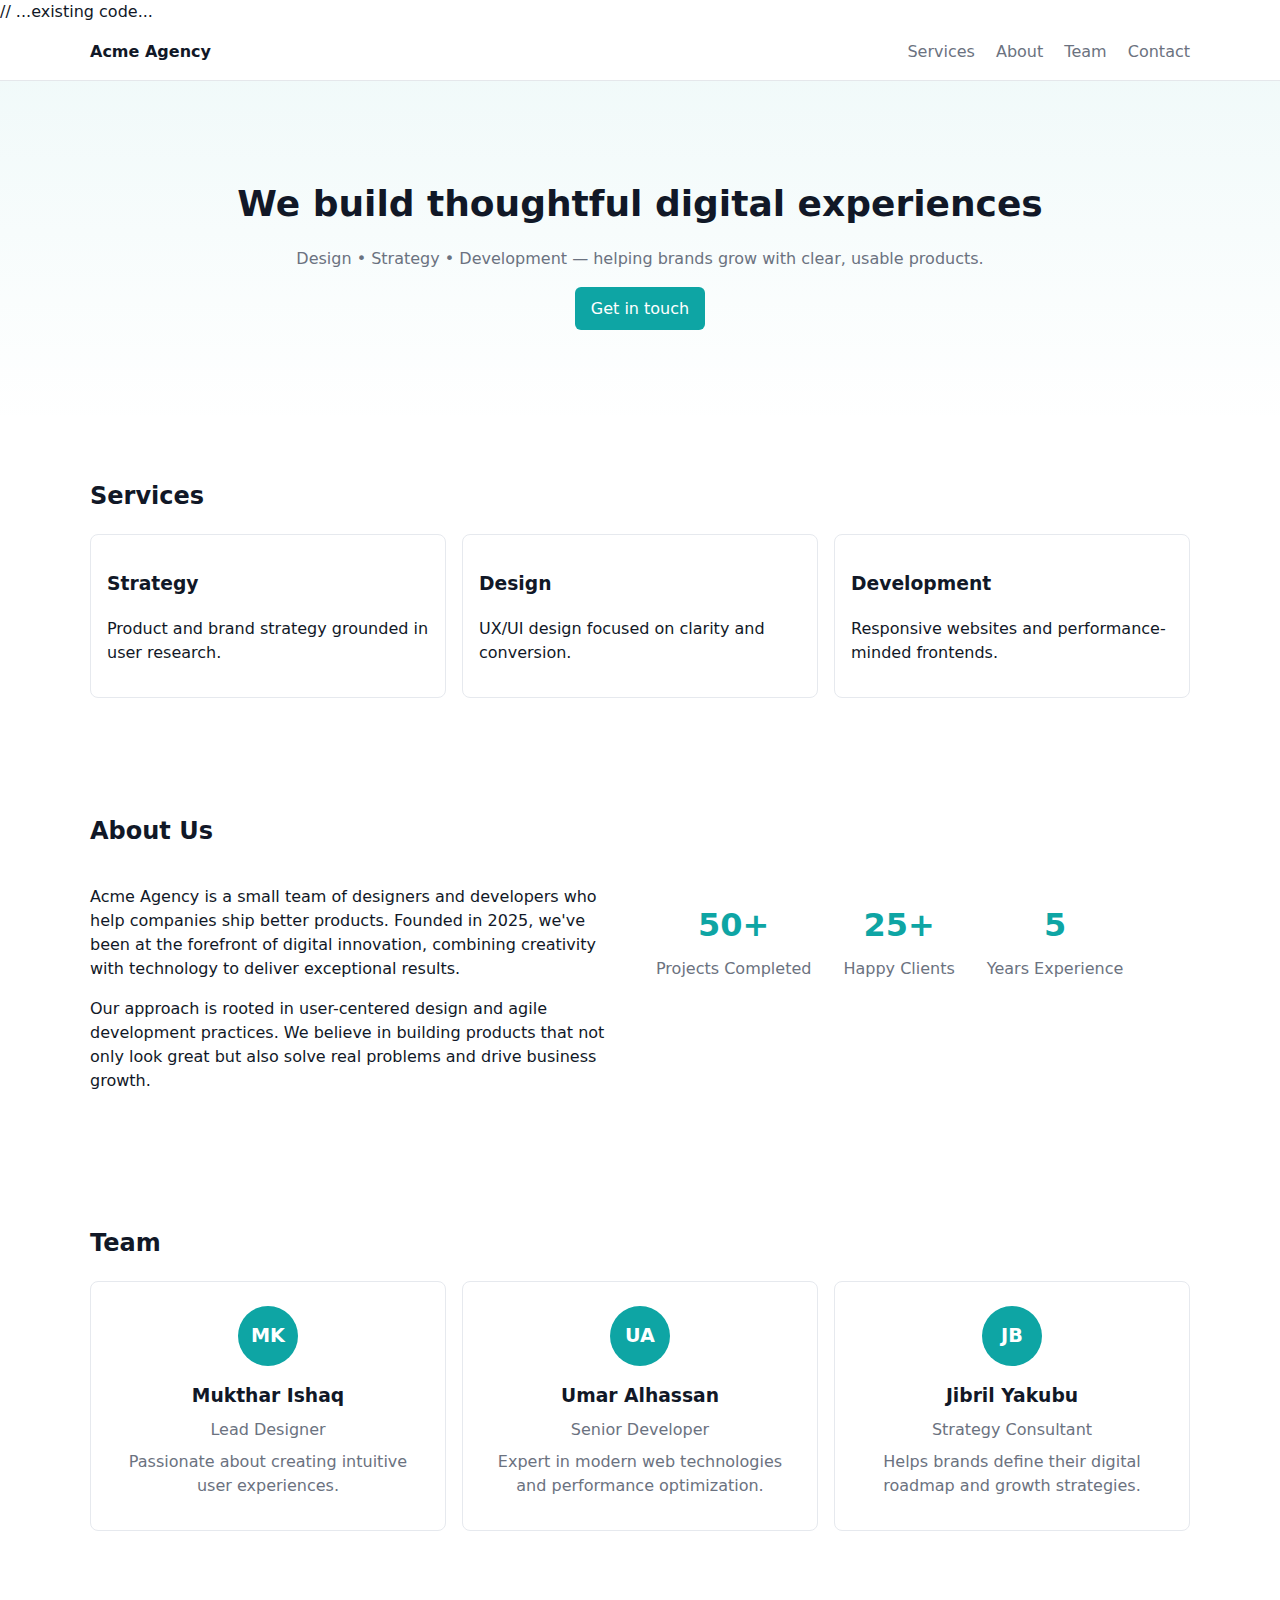
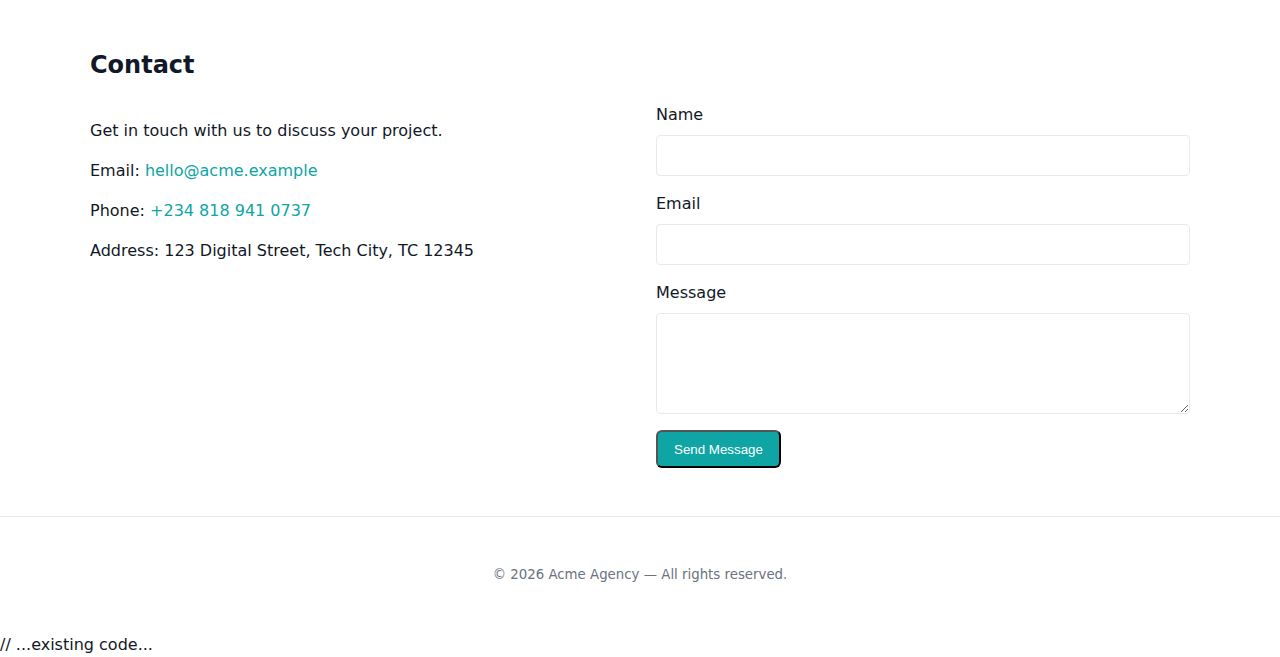
<file: index.html>
// ...existing code...
<!DOCTYPE html>
<html lang="en">
<head>
    <meta charset="UTF-8">
    <meta name="viewport" content="width=device-width, initial-scale=1.0">
    <title>Acme Agency</title>
    <link rel="stylesheet" href="style.css">
</head>
<body>
    <header class="site-header">
        <div class="container">
            <a class="logo" href="#">Acme Agency</a>
            <nav class="nav">
                <a href="services.html">Services</a>
                <a href="about.html">About</a>
                <a href="team.html">Team</a>
                <a href="contact.html">Contact</a>
            </nav>
        </div>
    </header>

    <main>
        <section class="hero">
            <div class="container">
                <h1>We build thoughtful digital experiences</h1>
                <p>Design • Strategy • Development — helping brands grow with clear, usable products.</p>
                <a class="btn" href="#contact">Get in touch</a>
            </div>
        </section>

        <section id="services" class="container services">
            <h2>Services</h2>
            <div class="cards">
                <div class="card">
                    <h3>Strategy</h3>
                    <p>Product and brand strategy grounded in user research.</p>
                </div>
                <div class="card">
                    <h3>Design</h3>
                    <p>UX/UI design focused on clarity and conversion.</p>
                </div>
                <div class="card">
                    <h3>Development</h3>
                    <p>Responsive websites and performance-minded frontends.</p>
                </div>
            </div>
        </section>

        <section id="about" class="container about">
            <h2>About Us</h2>
            <div class="about-content">
                <div class="about-text">
                    <p>Acme Agency is a small team of designers and developers who help companies ship better products. Founded in 2025, we've been at the forefront of digital innovation, combining creativity with technology to deliver exceptional results.</p>
                    <p>Our approach is rooted in user-centered design and agile development practices. We believe in building products that not only look great but also solve real problems and drive business growth.</p>
                </div>
                <div class="about-stats">
                    <div class="stat">
                        <h3>50+</h3>
                        <p>Projects Completed</p>
                    </div>
                    <div class="stat">
                        <h3>25+</h3>
                        <p>Happy Clients</p>
                    </div>
                    <div class="stat">
                        <h3>5</h3>
                        <p>Years Experience</p>
                    </div>
                </div>
            </div>
        </section>

        <section id="team" class="container team">
            <h2>Team</h2>
            <div class="team-members">
                <div class="member">
                    <div class="member-avatar">MK</div>
                    <h3>Mukthar Ishaq</h3>
                    <p>Lead Designer</p>
                    <p>Passionate about creating intuitive user experiences.</p>
                </div>
                <div class="member">
                    <div class="member-avatar">UA</div>
                    <h3>Umar Alhassan</h3>
                    <p>Senior Developer</p>
                    <p>Expert in modern web technologies and performance optimization.</p>
                </div>
                <div class="member">
                    <div class="member-avatar">JB</div>
                    <h3>Jibril Yakubu</h3>
                    <p>Strategy Consultant</p>
                    <p>Helps brands define their digital roadmap and growth strategies.</p>
                </div>
            </div>
        </section>

        <section id="contact" class="container contact">
            <h2>Contact</h2>
            <div class="contact-content">
                <div class="contact-info">
                    <p>Get in touch with us to discuss your project.</p>
                    <p>Email: <a href="mailto:hello@acme.example">hello@acme.example</a></p>
                    <p>Phone: <a href="tel:+2348189410737">+234 818 941 0737</a></p>
                    <p>Address: 123 Digital Street, Tech City, TC 12345</p>
                </div>
                <form class="contact-form">
                    <div class="form-group">
                        <label for="name">Name</label>
                        <input type="text" id="name" name="name" required>
                    </div>
                    <div class="form-group">
                        <label for="email">Email</label>
                        <input type="email" id="email" name="email" required>
                    </div>
                    <div class="form-group">
                        <label for="message">Message</label>
                        <textarea id="message" name="message" rows="5" required></textarea>
                    </div>
                    <button type="submit" class="btn">Send Message</button>
                </form>
            </div>
        </section>
    </main>

    <footer class="site-footer">
        <div class="container">
            <small>&copy; <span id="year"></span> Acme Agency — All rights reserved.</small>
        </div>
    </footer>

    <script>
        // simple dynamic year
        document.getElementById('year').textContent = new Date().getFullYear();
    </script>
</body>
</html>
// ...existing code...
</file>
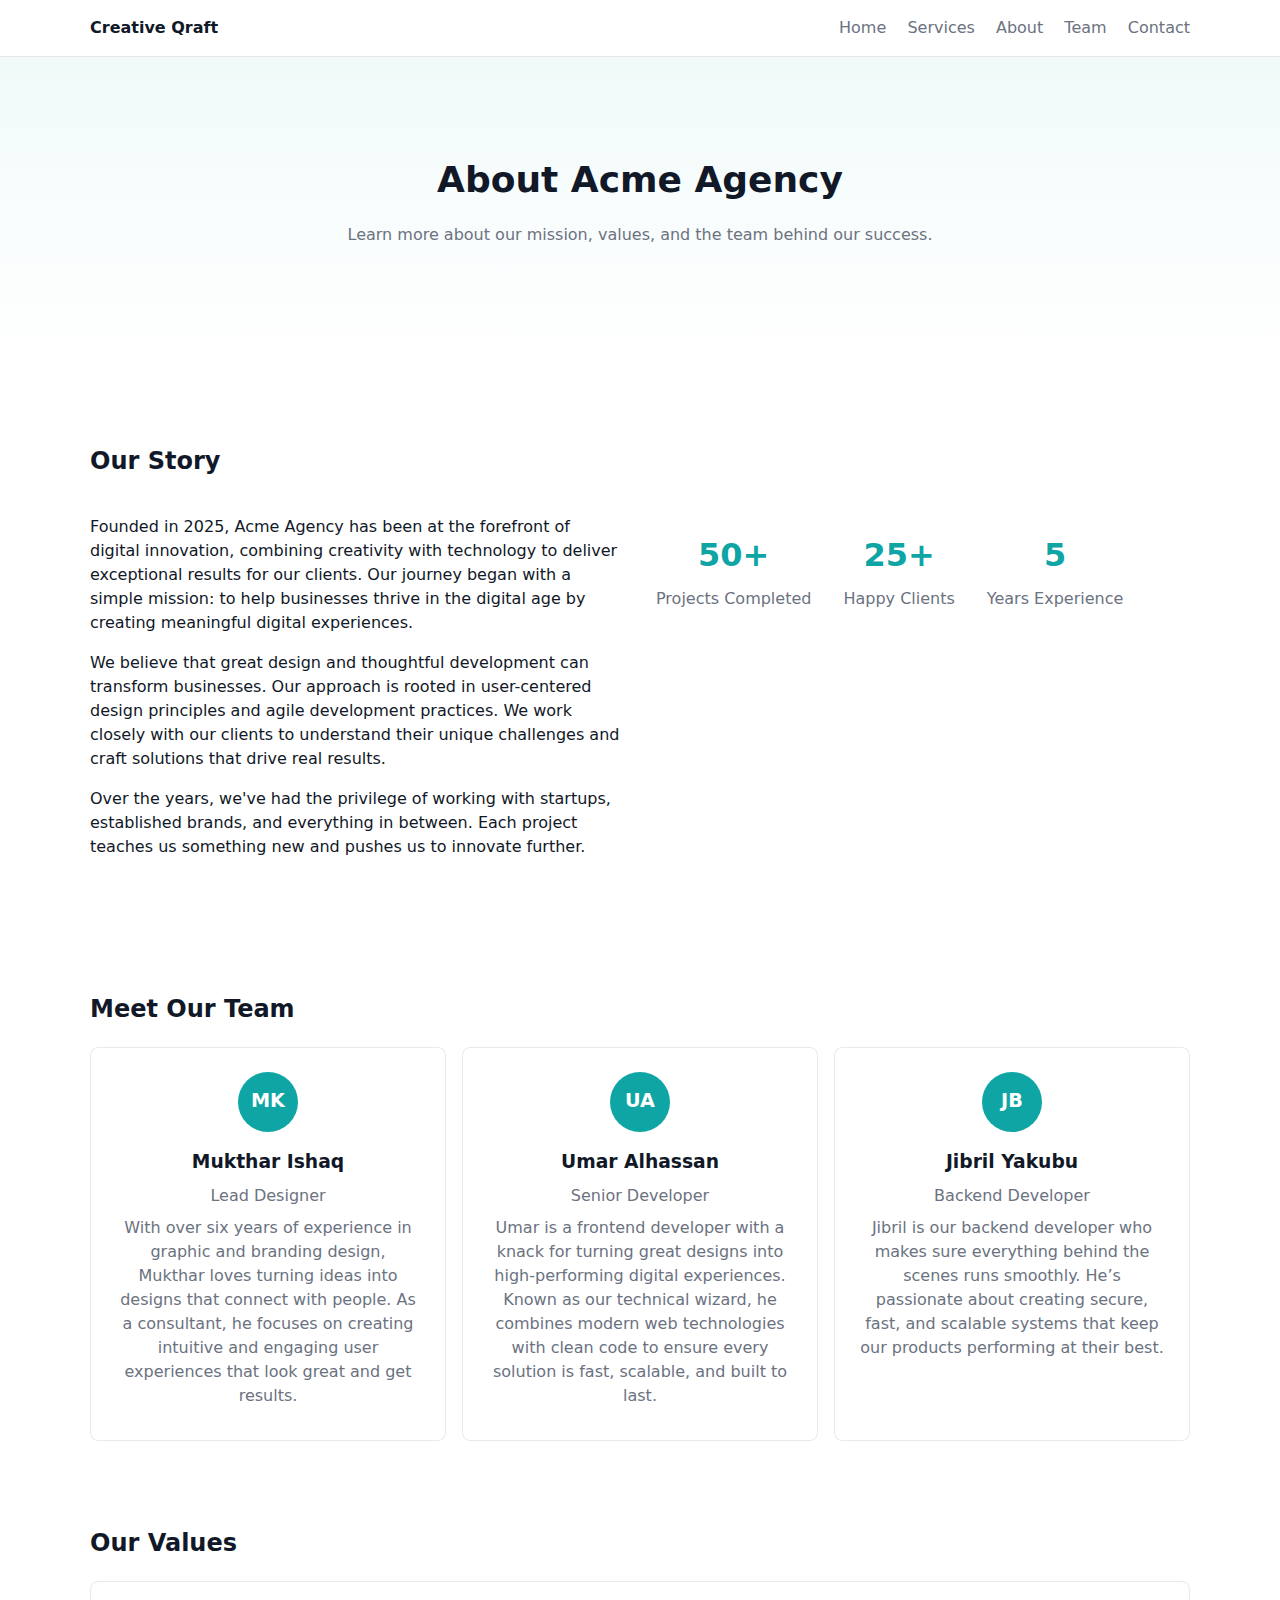
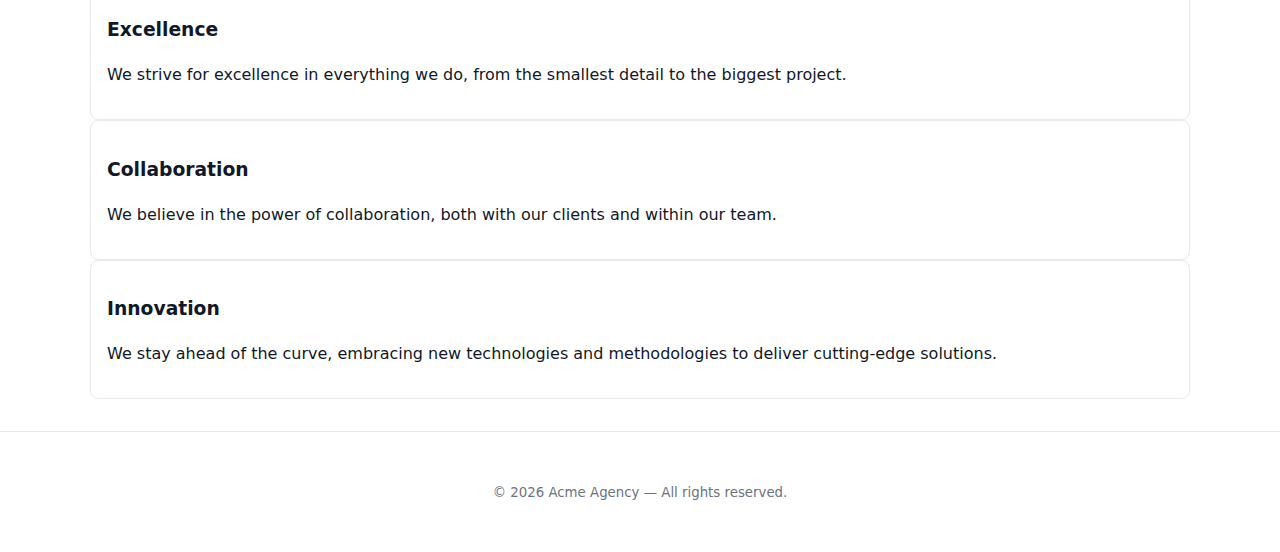
<file: about.html>
<!DOCTYPE html>
<html lang="en">
<head>
    <meta charset="UTF-8">
    <meta name="viewport" content="width=device-width, initial-scale=1.0">
    <title>About Us - Acme Agency</title>
    <link rel="stylesheet" href="style.css">
</head>
<body>
    <header class="site-header">
        <div class="container">
            <a class="logo" href="index.html">Creative Qraft</a>
            <nav class="nav">
                <a href="index.html">Home</a>
                <a href="services.html">Services</a>
                <a href="about.html">About</a>
                <a href="team.html">Team</a>
                <a href="contact.html">Contact</a>
            </nav>
        </div>
    </header>

    <main>
        <section class="hero">
            <div class="container">
                <h1>About Acme Agency</h1>
                <p>Learn more about our mission, values, and the team behind our success.</p>
            </div>
        </section>

        <section id="about" class="container about">
            <h2>Our Story</h2>
            <div class="about-content">
                <div class="about-text">
                    <p>Founded in 2025, Acme Agency has been at the forefront of digital innovation, combining creativity with technology to deliver exceptional results for our clients. Our journey began with a simple mission: to help businesses thrive in the digital age by creating meaningful digital experiences.</p>
                    <p>We believe that great design and thoughtful development can transform businesses. Our approach is rooted in user-centered design principles and agile development practices. We work closely with our clients to understand their unique challenges and craft solutions that drive real results.</p>
                    <p>Over the years, we've had the privilege of working with startups, established brands, and everything in between. Each project teaches us something new and pushes us to innovate further.</p>
                </div>
                <div class="about-stats">
                    <div class="stat">
                        <h3>50+</h3>
                        <p>Projects Completed</p>
                    </div>
                    <div class="stat">
                        <h3>25+</h3>
                        <p>Happy Clients</p>
                    </div>
                    <div class="stat">
                        <h3>5</h3>
                        <p>Years Experience</p>
                    </div>
                </div>
            </div>
        </section>

        <section id="team" class="container team">
            <h2>Meet Our Team</h2>
            <div class="team-members">
                <div class="member">
                    <div class="member-avatar">MK</div>
                    <h3>Mukthar Ishaq</h3>
                    <p>Lead Designer</p>
                    <p>With over six years of experience in graphic and branding design, Mukthar loves turning ideas into designs that connect with people. As a consultant, he focuses on creating intuitive and engaging user experiences that look great and get results.</p>
                </div>
                <div class="member">
                    <div class="member-avatar">UA</div>
                    <h3>Umar Alhassan</h3>
                    <p>Senior Developer</p>
                    <p>Umar is a frontend developer with a knack for turning great designs into high-performing digital experiences. Known as our technical wizard, he combines modern web technologies with clean code to ensure every solution is fast, scalable, and built to last.</p>
                </div>
                <div class="member">
                    <div class="member-avatar">JB</div>
                    <h3>Jibril Yakubu</h3>
                    <p>Backend Developer</p>
                    <p>Jibril is our backend developer who makes sure everything behind the scenes runs smoothly. He’s passionate about creating secure, fast, and scalable systems that keep our products performing at their best.</p>
                </div>
            </div>
        </section>

        <section class="container values">
            <h2>Our Values</h2>
            <div class="cards">
                <div class="card">
                    <h3>Excellence</h3>
                    <p>We strive for excellence in everything we do, from the smallest detail to the biggest project.</p>
                </div>
                <div class="card">
                    <h3>Collaboration</h3>
                    <p>We believe in the power of collaboration, both with our clients and within our team.</p>
                </div>
                <div class="card">
                    <h3>Innovation</h3>
                    <p>We stay ahead of the curve, embracing new technologies and methodologies to deliver cutting-edge solutions.</p>
                </div>
            </div>
        </section>
    </main>

    <footer class="site-footer">
        <div class="container">
            <small>&copy; <span id="year"></span> Acme Agency — All rights reserved.</small>
        </div>
    </footer>

    <script>
        // simple dynamic year
        document.getElementById('year').textContent = new Date().getFullYear();
    </script>
</body>
</html>
</file>
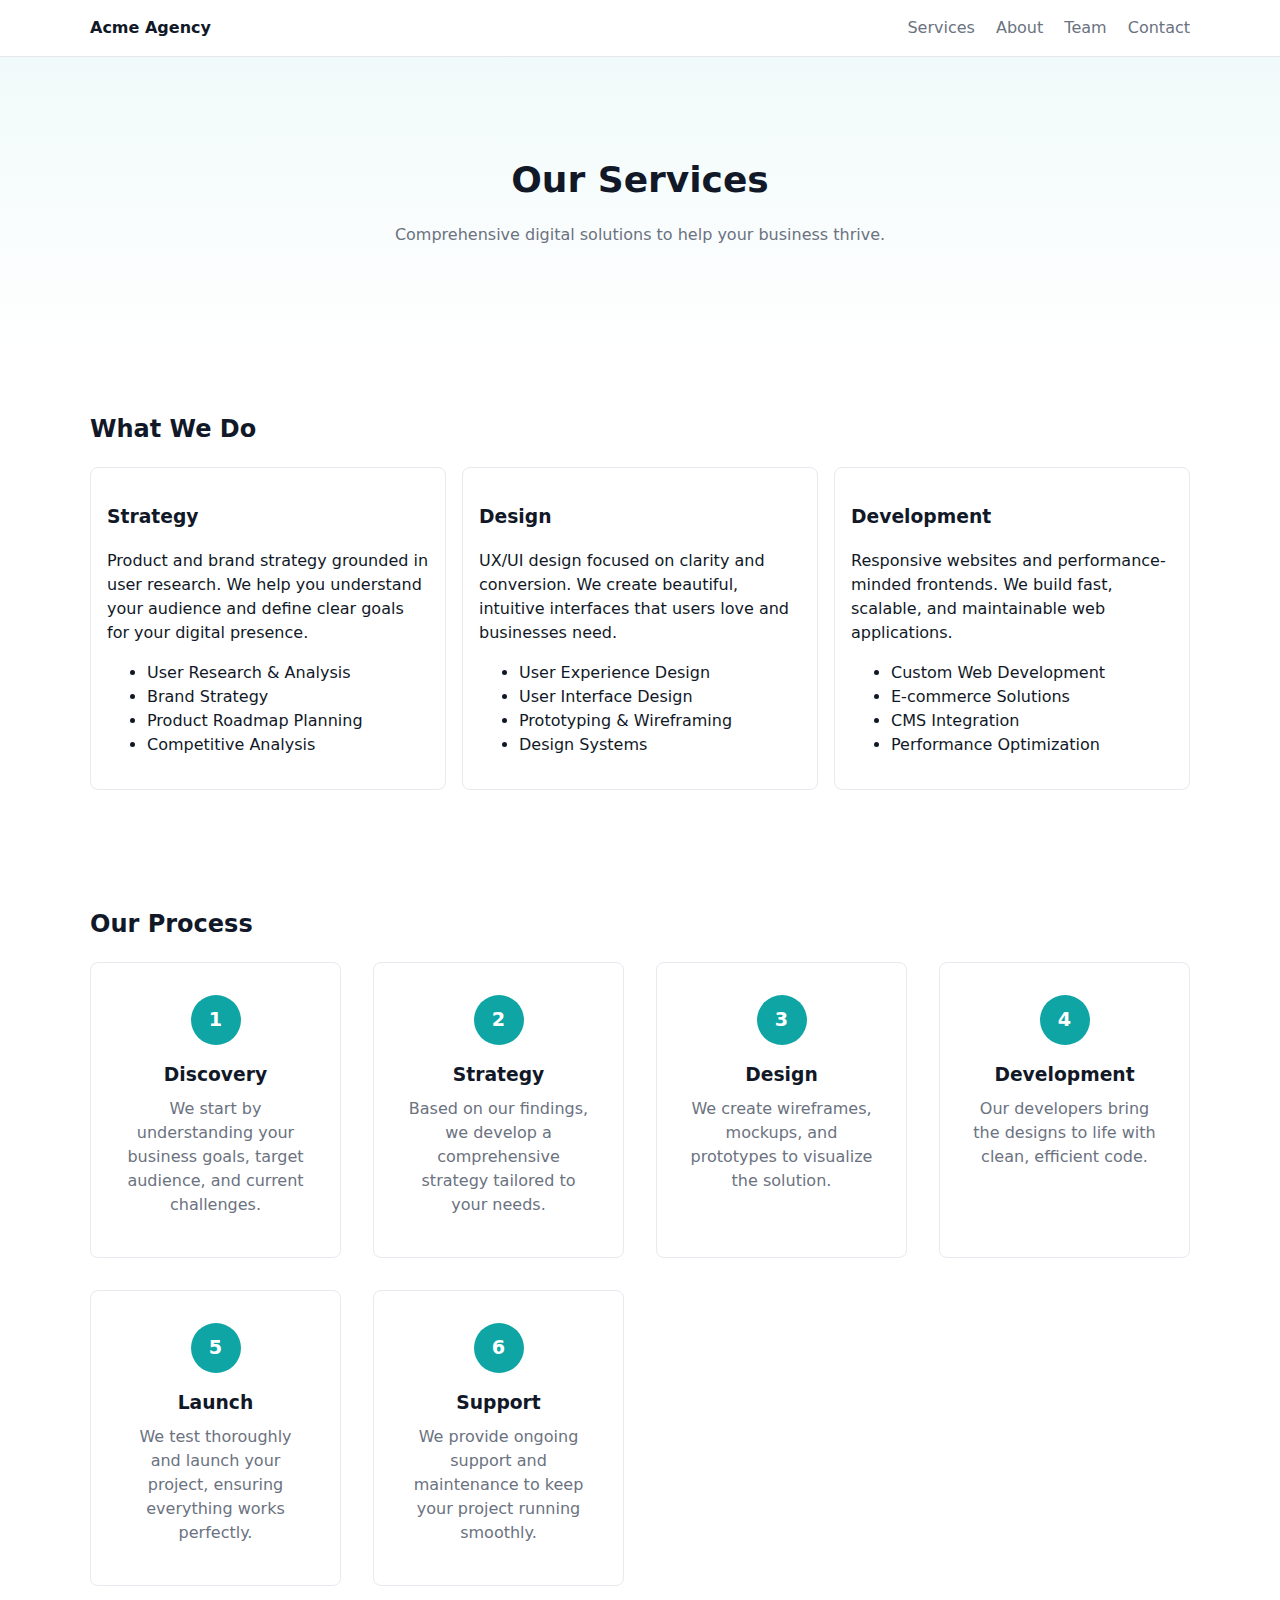
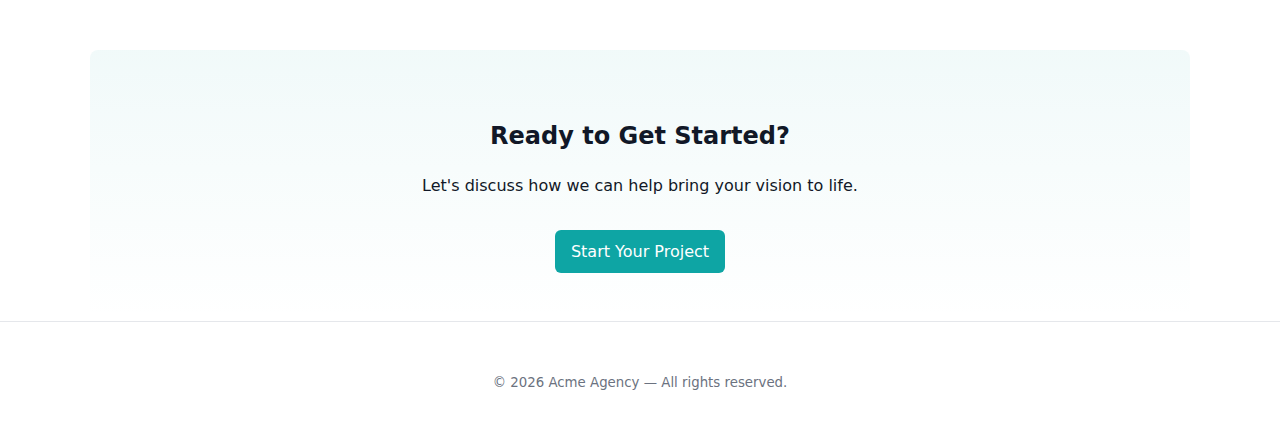
<file: services.html>
<!DOCTYPE html>
<html lang="en">
<head>
    <meta charset="UTF-8">
    <meta name="viewport" content="width=device-width, initial-scale=1.0">
    <title>Our Services - Acme Agency</title>
    <link rel="stylesheet" href="style.css">
</head>
<body>
    <header class="site-header">
        <div class="container">
            <a class="logo" href="index.html">Acme Agency</a>
            <nav class="nav">
                <a href="#services">Services</a>
                <a href="about.html">About</a>
                <a href="team.html">Team</a>
                <a href="contact.html">Contact</a>
            </nav>
        </div>
    </header>

    <main>
        <section class="hero">
            <div class="container">
                <h1>Our Services</h1>
                <p>Comprehensive digital solutions to help your business thrive.</p>
            </div>
        </section>

        <section id="services" class="container services">
            <h2>What We Do</h2>
            <div class="cards">
                <div class="card">
                    <h3>Strategy</h3>
                    <p>Product and brand strategy grounded in user research. We help you understand your audience and define clear goals for your digital presence.</p>
                    <ul>
                        <li>User Research & Analysis</li>
                        <li>Brand Strategy</li>
                        <li>Product Roadmap Planning</li>
                        <li>Competitive Analysis</li>
                    </ul>
                </div>
                <div class="card">
                    <h3>Design</h3>
                    <p>UX/UI design focused on clarity and conversion. We create beautiful, intuitive interfaces that users love and businesses need.</p>
                    <ul>
                        <li>User Experience Design</li>
                        <li>User Interface Design</li>
                        <li>Prototyping & Wireframing</li>
                        <li>Design Systems</li>
                    </ul>
                </div>
                <div class="card">
                    <h3>Development</h3>
                    <p>Responsive websites and performance-minded frontends. We build fast, scalable, and maintainable web applications.</p>
                    <ul>
                        <li>Custom Web Development</li>
                        <li>E-commerce Solutions</li>
                        <li>CMS Integration</li>
                        <li>Performance Optimization</li>
                    </ul>
                </div>
            </div>
        </section>

        <section class="container process">
            <h2>Our Process</h2>
            <div class="process-steps">
                <div class="step">
                    <div class="step-number">1</div>
                    <h3>Discovery</h3>
                    <p>We start by understanding your business goals, target audience, and current challenges.</p>
                </div>
                <div class="step">
                    <div class="step-number">2</div>
                    <h3>Strategy</h3>
                    <p>Based on our findings, we develop a comprehensive strategy tailored to your needs.</p>
                </div>
                <div class="step">
                    <div class="step-number">3</div>
                    <h3>Design</h3>
                    <p>We create wireframes, mockups, and prototypes to visualize the solution.</p>
                </div>
                <div class="step">
                    <div class="step-number">4</div>
                    <h3>Development</h3>
                    <p>Our developers bring the designs to life with clean, efficient code.</p>
                </div>
                <div class="step">
                    <div class="step-number">5</div>
                    <h3>Launch</h3>
                    <p>We test thoroughly and launch your project, ensuring everything works perfectly.</p>
                </div>
                <div class="step">
                    <div class="step-number">6</div>
                    <h3>Support</h3>
                    <p>We provide ongoing support and maintenance to keep your project running smoothly.</p>
                </div>
            </div>
        </section>

        <section class="container cta">
            <h2>Ready to Get Started?</h2>
            <p>Let's discuss how we can help bring your vision to life.</p>
            <a href="contact.html" class="btn">Start Your Project</a>
        </section>
    </main>

    <footer class="site-footer">
        <div class="container">
            <small>&copy; <span id="year"></span> Acme Agency — All rights reserved.</small>
        </div>
    </footer>

    <script>
        // simple dynamic year
        document.getElementById('year').textContent = new Date().getFullYear();
    </script>
</body>
</html>
</file>
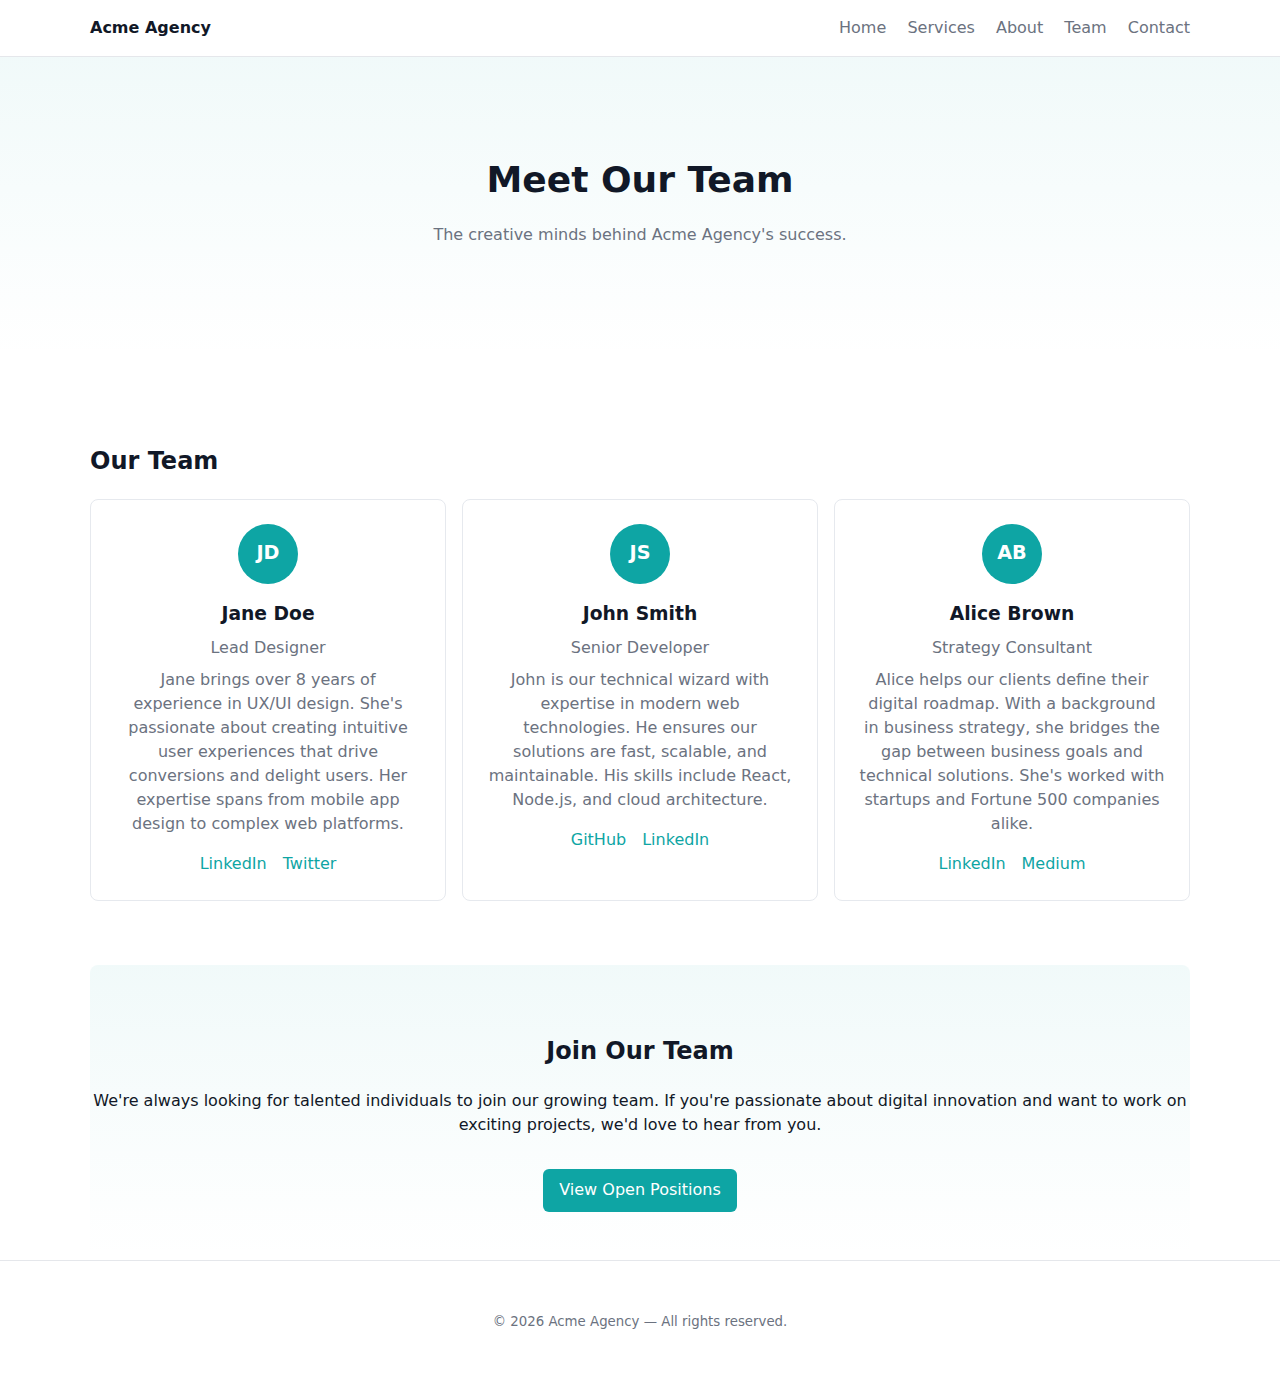
<file: team.html>
<!DOCTYPE html>
<html lang="en">
<head>
    <meta charset="UTF-8">
    <meta name="viewport" content="width=device-width, initial-scale=1.0">
    <title>Our Team - Acme Agency</title>
    <link rel="stylesheet" href="style.css">
</head>
<body>
    <header class="site-header">
        <div class="container">
            <a class="logo" href="index.html">Acme Agency</a>
            <nav class="nav">
                <a href="index.html">Home</a>
                <a href="#services">Services</a>
                <a href="about.html">About</a>
                <a href="#team">Team</a>
                <a href="contact.html">Contact</a>
            </nav>
        </div>
    </header>

    <main>
        <section class="hero">
            <div class="container">
                <h1>Meet Our Team</h1>
                <p>The creative minds behind Acme Agency's success.</p>
            </div>
        </section>

        <section id="team" class="container team">
            <h2>Our Team</h2>
            <div class="team-members">
                <div class="member">
                    <div class="member-avatar">JD</div>
                    <h3>Jane Doe</h3>
                    <p>Lead Designer</p>
                    <p>Jane brings over 8 years of experience in UX/UI design. She's passionate about creating intuitive user experiences that drive conversions and delight users. Her expertise spans from mobile app design to complex web platforms.</p>
                    <div class="member-links">
                        <a href="#" class="social-link">LinkedIn</a>
                        <a href="#" class="social-link">Twitter</a>
                    </div>
                </div>
                <div class="member">
                    <div class="member-avatar">JS</div>
                    <h3>John Smith</h3>
                    <p>Senior Developer</p>
                    <p>John is our technical wizard with expertise in modern web technologies. He ensures our solutions are fast, scalable, and maintainable. His skills include React, Node.js, and cloud architecture.</p>
                    <div class="member-links">
                        <a href="#" class="social-link">GitHub</a>
                        <a href="#" class="social-link">LinkedIn</a>
                    </div>
                </div>
                <div class="member">
                    <div class="member-avatar">AB</div>
                    <h3>Alice Brown</h3>
                    <p>Strategy Consultant</p>
                    <p>Alice helps our clients define their digital roadmap. With a background in business strategy, she bridges the gap between business goals and technical solutions. She's worked with startups and Fortune 500 companies alike.</p>
                    <div class="member-links">
                        <a href="#" class="social-link">LinkedIn</a>
                        <a href="#" class="social-link">Medium</a>
                    </div>
                </div>
            </div>
        </section>

        <section class="container join-team">
            <h2>Join Our Team</h2>
            <p>We're always looking for talented individuals to join our growing team. If you're passionate about digital innovation and want to work on exciting projects, we'd love to hear from you.</p>
            <a href="contact.html" class="btn">View Open Positions</a>
        </section>
    </main>

    <footer class="site-footer">
        <div class="container">
            <small>&copy; <span id="year"></span> Acme Agency — All rights reserved.</small>
        </div>
    </footer>

    <script>
        // simple dynamic year
        document.getElementById('year').textContent = new Date().getFullYear();
    </script>
</body>
</html>
</file>
<file: style.css>
:root{
  --bg:#ffffff;
  --text:#111827;
  --muted:#6b7280;
  --accent:#0ea5a4;
  --container-width:1100px;
  --gap:1.25rem;
  font-size:16px;
}

*{box-sizing:border-box}
html,body{height:100%}
body{
  margin:0;
  font-family:system-ui,-apple-system,Segoe UI,Roboto,"Helvetica Neue",Arial;
  color:var(--text);
  background:var(--bg);
  line-height:1.5;
}

.container{
  width:90%;
  max-width:var(--container-width);
  margin:0 auto;
  padding:2rem 0;
}

.site-header{
  border-bottom:1px solid #e5e7eb;
  background:#fff;
}
.site-header .container{
  display:flex;
  align-items:center;
  justify-content:space-between;
  gap:var(--gap);
  padding:1rem 0;
}
.logo{font-weight:700;color:var(--text);text-decoration:none}
.nav a{margin-left:1rem;color:var(--muted);text-decoration:none}
.nav a:hover{color:var(--text)}

.hero{
  background:linear-gradient(180deg, rgba(14,165,164,0.06), transparent);
  padding:4rem 0;
  text-align:center;
}
.hero h1{margin:0 0 .5rem;font-size:clamp(1.5rem,3vw,2.25rem)}
.hero p{color:var(--muted);margin-bottom:1rem}

.btn{
  display:inline-block;
  background:var(--accent);
  color:white;
  padding:.6rem 1rem;
  border-radius:6px;
  text-decoration:none;
}

.services .cards{
  display:grid;
  grid-template-columns:repeat(auto-fit,minmax(200px,1fr));
  gap:1rem;
  margin-top:1rem;
}
.card{
  border:1px solid #e6e9ee;
  padding:1rem;
  border-radius:8px;
  background:#fff;
}

.about, .team, .contact, .process, .join-team, .cta{margin-top:2rem}

.about-content{display:grid;grid-template-columns:1fr 1fr;gap:2rem;margin-top:1rem}
.about-text p{margin-bottom:1rem}
.about-stats{display:flex;gap:2rem;margin-top:2rem}
.stat{text-align:center}
.stat h3{margin:0;font-size:2rem;color:var(--accent)}
.stat p{margin:0.5rem 0 0;color:var(--muted)}

.team-members{display:grid;grid-template-columns:repeat(auto-fit,minmax(250px,1fr));gap:1rem;margin-top:1rem}
.member{text-align:center;border:1px solid #e6e9ee;padding:1.5rem;border-radius:8px;background:#fff}
.member-avatar{width:60px;height:60px;border-radius:50%;background:var(--accent);color:white;display:flex;align-items:center;justify-content:center;font-weight:700;margin:0 auto 1rem;font-size:1.2rem}
.member h3{margin:0 0 0.5rem}
.member p{margin:0.5rem 0;color:var(--muted)}

.contact-content{display:grid;grid-template-columns:1fr 1fr;gap:2rem;margin-top:1rem}
.contact-info p{margin-bottom:0.5rem}
.contact-info a{color:var(--accent);text-decoration:none}
.contact-form .form-group{margin-bottom:1rem}
.contact-form label{display:block;margin-bottom:0.5rem;font-weight:500}
.contact-form input,.contact-form textarea{width:100%;padding:0.75rem;border:1px solid #e6e9ee;border-radius:4px;font-family:inherit}
.contact-form textarea{resize:vertical}

.process-steps{display:grid;grid-template-columns:repeat(auto-fit,minmax(250px,1fr));gap:2rem;margin-top:1rem}
.step{text-align:center;border:1px solid #e6e9ee;padding:2rem;border-radius:8px;background:#fff}
.step-number{width:50px;height:50px;border-radius:50%;background:var(--accent);color:white;display:flex;align-items:center;justify-content:center;font-weight:700;margin:0 auto 1rem;font-size:1.2rem}
.step h3{margin:0 0 0.5rem}
.step p{margin:0.5rem 0;color:var(--muted)}

.join-team, .cta{text-align:center;padding:3rem 0;background:linear-gradient(180deg, rgba(14,165,164,0.06), transparent);border-radius:8px;margin-top:2rem}
.join-team p, .cta p{margin:1rem 0}
.join-team .btn, .cta .btn{margin-top:1rem}

.member-links{display:flex;gap:1rem;justify-content:center;margin-top:1rem}
.social-link{color:var(--accent);text-decoration:none;font-weight:500}
.social-link:hover{text-decoration:underline}

.site-footer{border-top:1px solid #e5e7eb;padding:1rem 0;text-align:center;color:var(--muted)}

@media (max-width:768px){
  .about-content,.contact-content{grid-template-columns:1fr}
  .about-stats{flex-direction:column;gap:1rem}
}
@media (max-width:640px){
  .nav{display:none}
  .hero{padding:3rem 0}
  .team-members{grid-template-columns:1fr}
}
</file>
